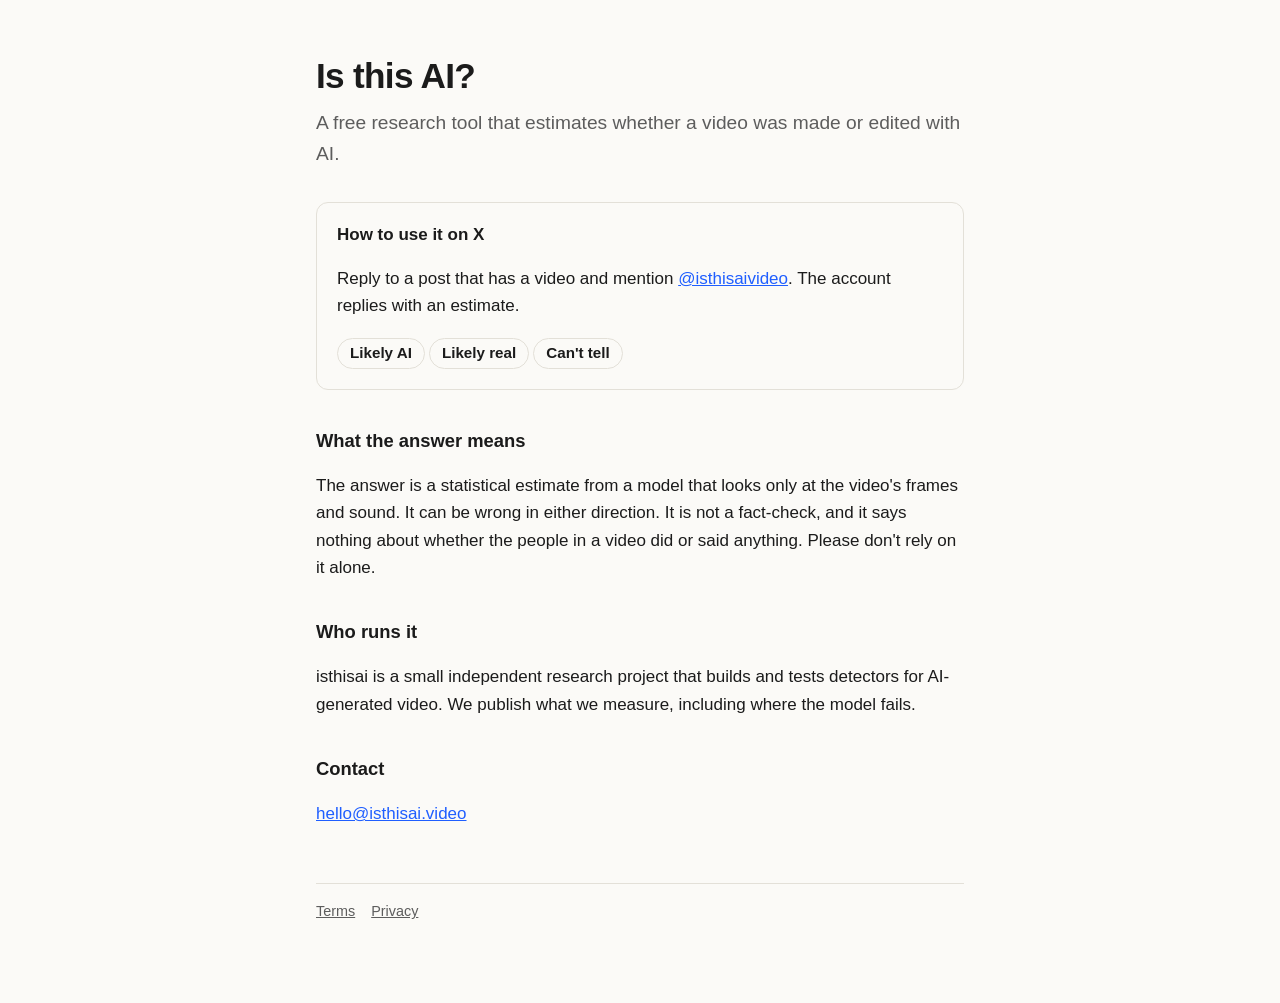
<file: index.html>
<!doctype html>
<html lang="en">
<head>
<meta charset="utf-8">
<meta name="viewport" content="width=device-width,initial-scale=1">
<title>Is this AI?</title>
<meta name="description" content="A free research tool that estimates whether a video was made or edited with AI.">
<link rel="stylesheet" href="/style.css">
</head>
<body>
<main>
<h1>Is this AI?</h1>
<p class="lede">A free research tool that estimates whether a video was made or edited with AI.</p>

<div class="card">
<strong>How to use it on X</strong>
<p>Reply to a post that has a video and mention <a href="https://x.com/isthisaivideo">@isthisaivideo</a>. The account replies with an estimate.</p>
<span class="verdict">Likely AI</span><span class="verdict">Likely real</span><span class="verdict">Can't tell</span>
</div>

<h2>What the answer means</h2>
<p>The answer is a statistical estimate from a model that looks only at the video's frames and sound. It can be wrong in either direction. It is not a fact-check, and it says nothing about whether the people in a video did or said anything. Please don't rely on it alone.</p>

<h2>Who runs it</h2>
<p>isthisai is a small independent research project that builds and tests detectors for AI-generated video. We publish what we measure, including where the model fails.</p>

<h2>Contact</h2>
<p><a href="mailto:hello@isthisai.video">hello@isthisai.video</a></p>

<footer><a href="/terms">Terms</a><a href="/privacy">Privacy</a></footer>
</main>
</body>
</html>
</file>
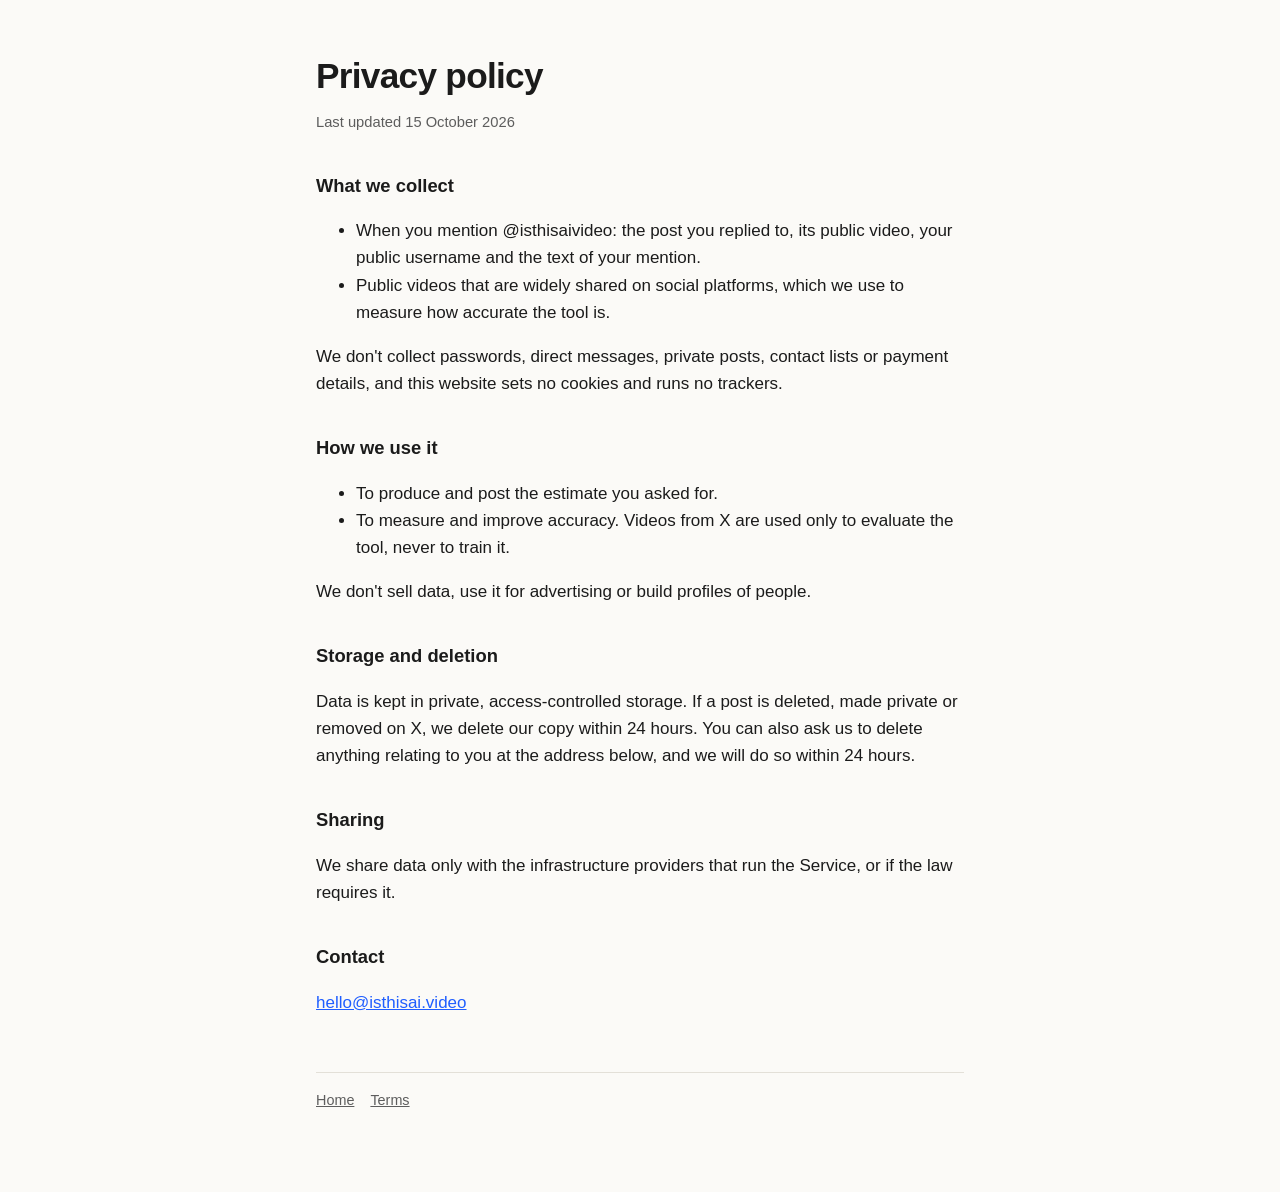
<file: privacy/index.html>
<!doctype html>
<html lang="en">
<head>
<meta charset="utf-8">
<meta name="viewport" content="width=device-width,initial-scale=1">
<title>Privacy · Is this AI?</title>
<link rel="stylesheet" href="/style.css">
</head>
<body>
<main>
<h1>Privacy policy</h1>
<p class="small">Last updated 15 October 2026</p>

<h2>What we collect</h2>
<ul>
<li>When you mention @isthisaivideo: the post you replied to, its public video, your public username and the text of your mention.</li>
<li>Public videos that are widely shared on social platforms, which we use to measure how accurate the tool is.</li>
</ul>
<p>We don't collect passwords, direct messages, private posts, contact lists or payment details, and this website sets no cookies and runs no trackers.</p>

<h2>How we use it</h2>
<ul>
<li>To produce and post the estimate you asked for.</li>
<li>To measure and improve accuracy. Videos from X are used only to evaluate the tool, never to train it.</li>
</ul>
<p>We don't sell data, use it for advertising or build profiles of people.</p>

<h2>Storage and deletion</h2>
<p>Data is kept in private, access-controlled storage. If a post is deleted, made private or removed on X, we delete our copy within 24 hours. You can also ask us to delete anything relating to you at the address below, and we will do so within 24 hours.</p>

<h2>Sharing</h2>
<p>We share data only with the infrastructure providers that run the Service, or if the law requires it.</p>

<h2>Contact</h2>
<p><a href="mailto:hello@isthisai.video">hello@isthisai.video</a></p>

<footer><a href="/">Home</a><a href="/terms">Terms</a></footer>
</main>
</body>
</html>
</file>
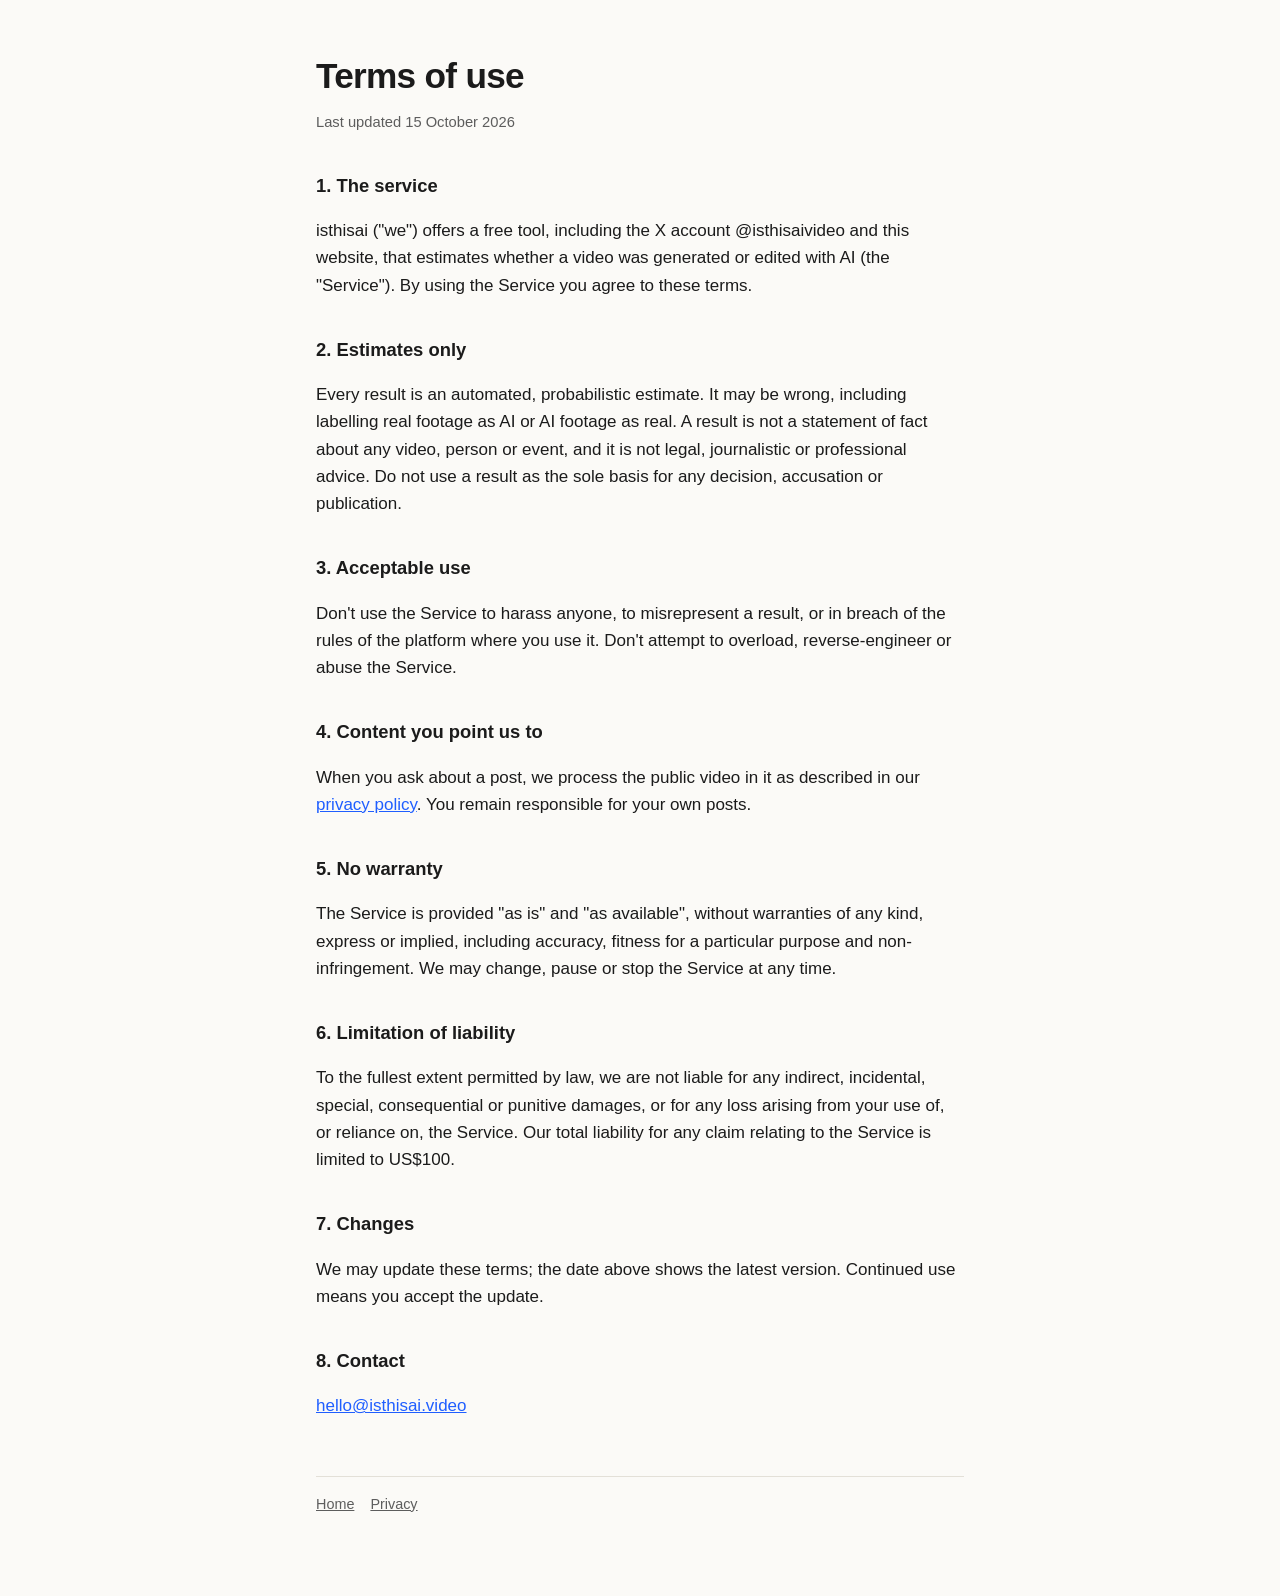
<file: terms/index.html>
<!doctype html>
<html lang="en">
<head>
<meta charset="utf-8">
<meta name="viewport" content="width=device-width,initial-scale=1">
<title>Terms · Is this AI?</title>
<link rel="stylesheet" href="/style.css">
</head>
<body>
<main>
<h1>Terms of use</h1>
<p class="small">Last updated 15 October 2026</p>

<h2>1. The service</h2>
<p>isthisai ("we") offers a free tool, including the X account @isthisaivideo and this website, that estimates whether a video was generated or edited with AI (the "Service"). By using the Service you agree to these terms.</p>

<h2>2. Estimates only</h2>
<p>Every result is an automated, probabilistic estimate. It may be wrong, including labelling real footage as AI or AI footage as real. A result is not a statement of fact about any video, person or event, and it is not legal, journalistic or professional advice. Do not use a result as the sole basis for any decision, accusation or publication.</p>

<h2>3. Acceptable use</h2>
<p>Don't use the Service to harass anyone, to misrepresent a result, or in breach of the rules of the platform where you use it. Don't attempt to overload, reverse-engineer or abuse the Service.</p>

<h2>4. Content you point us to</h2>
<p>When you ask about a post, we process the public video in it as described in our <a href="/privacy">privacy policy</a>. You remain responsible for your own posts.</p>

<h2>5. No warranty</h2>
<p>The Service is provided "as is" and "as available", without warranties of any kind, express or implied, including accuracy, fitness for a particular purpose and non-infringement. We may change, pause or stop the Service at any time.</p>

<h2>6. Limitation of liability</h2>
<p>To the fullest extent permitted by law, we are not liable for any indirect, incidental, special, consequential or punitive damages, or for any loss arising from your use of, or reliance on, the Service. Our total liability for any claim relating to the Service is limited to US$100.</p>

<h2>7. Changes</h2>
<p>We may update these terms; the date above shows the latest version. Continued use means you accept the update.</p>

<h2>8. Contact</h2>
<p><a href="mailto:hello@isthisai.video">hello@isthisai.video</a></p>

<footer><a href="/">Home</a><a href="/privacy">Privacy</a></footer>
</main>
</body>
</html>
</file>
<file: style.css>
:root{--bg:#fbfaf7;--fg:#1b1b1b;--muted:#5d5d5d;--line:#e3e0d8;--accent:#1f5eff}
@media (prefers-color-scheme:dark){:root{--bg:#121212;--fg:#ececec;--muted:#a3a3a3;--line:#2c2c2c;--accent:#7aa2ff}}
*{box-sizing:border-box}
body{margin:0;background:var(--bg);color:var(--fg);font:17px/1.6 -apple-system,BlinkMacSystemFont,"Segoe UI",Inter,sans-serif}
main{max-width:680px;margin:0 auto;padding:56px 16px 80px}
h1{font-size:2.2rem;line-height:1.15;margin:0 0 12px;letter-spacing:-.02em}
h2{font-size:1.15rem;margin:36px 0 8px}
p,li{color:var(--fg)}
.lede{font-size:1.2rem;color:var(--muted);margin:0 0 32px}
a{color:var(--accent)}
.card{border:1px solid var(--line);border-radius:12px;padding:18px 20px;margin:24px 0}
.verdict{display:inline-block;font-weight:600;border:1px solid var(--line);border-radius:999px;padding:2px 12px;margin:2px 4px 2px 0;font-size:.95rem}
footer{margin-top:56px;padding-top:16px;border-top:1px solid var(--line);color:var(--muted);font-size:.9rem}
footer a{color:var(--muted);margin-right:16px}
.small{color:var(--muted);font-size:.92rem}
</file>
